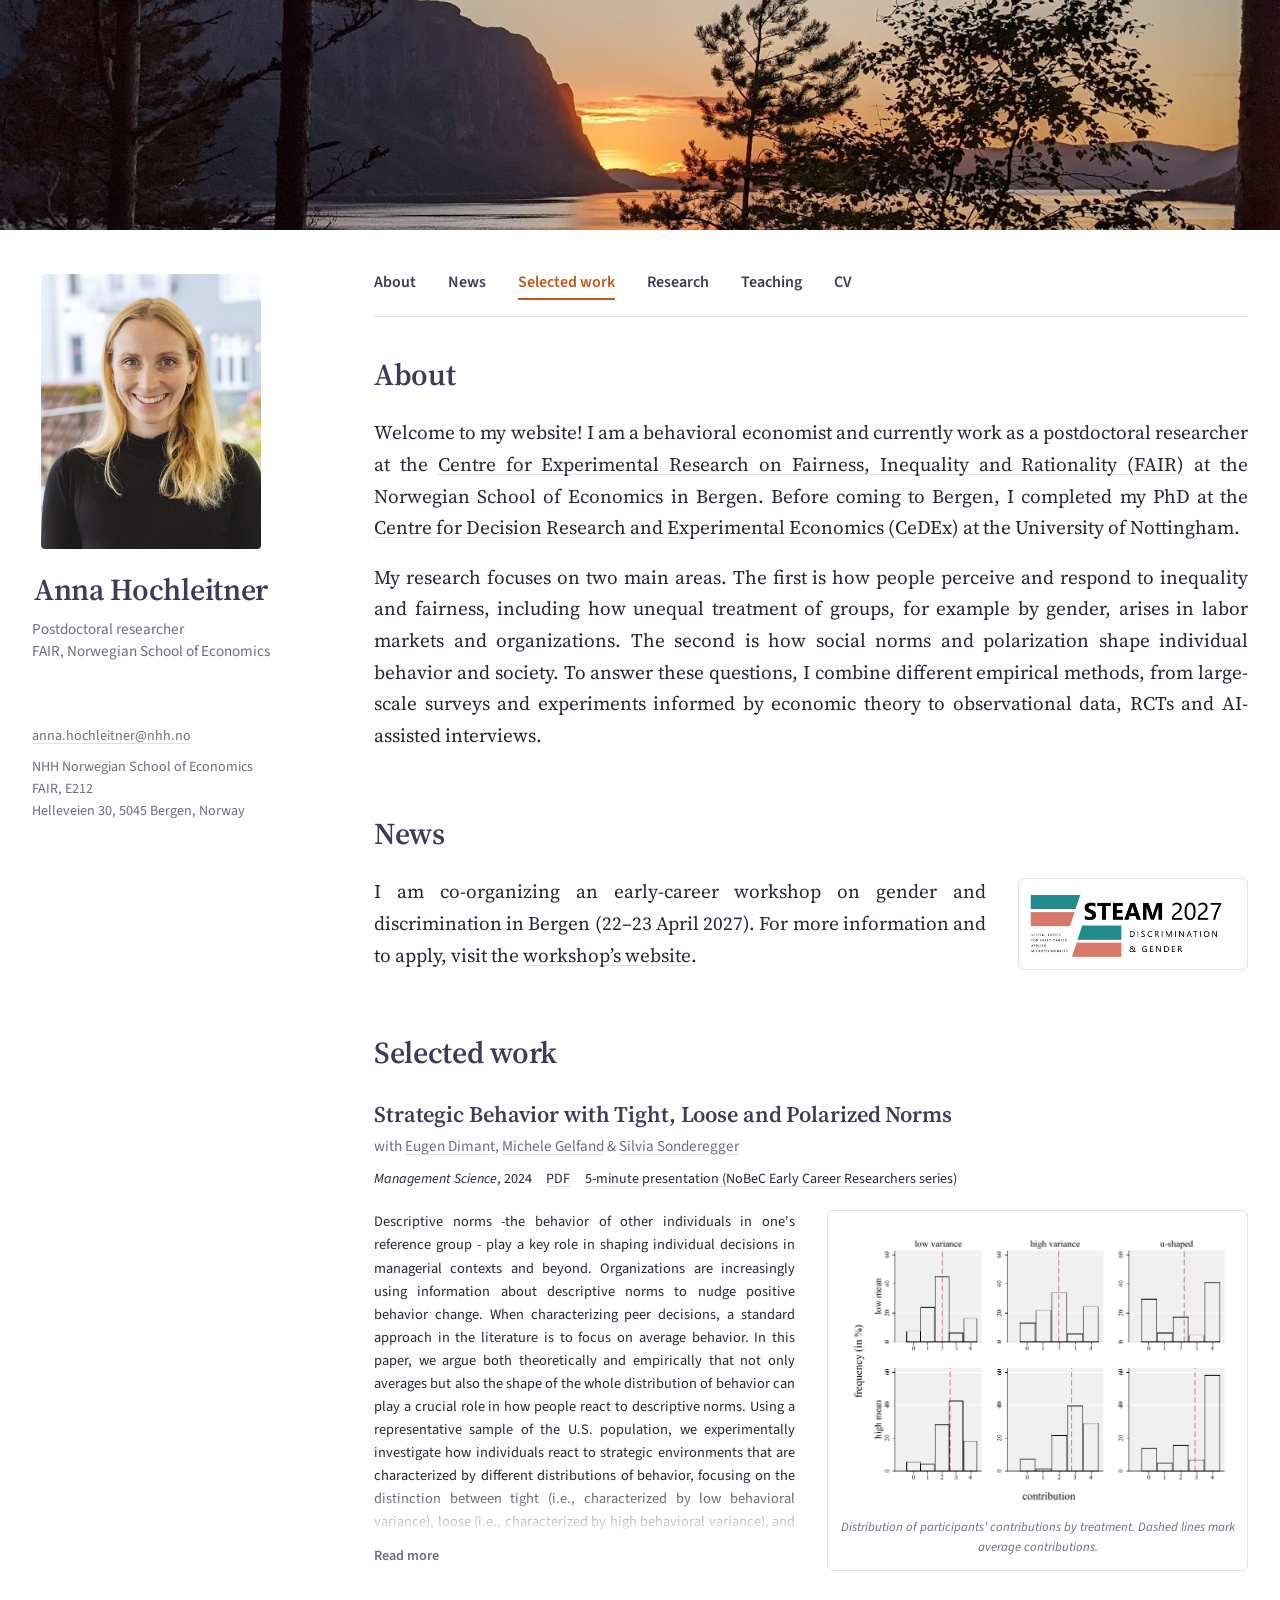
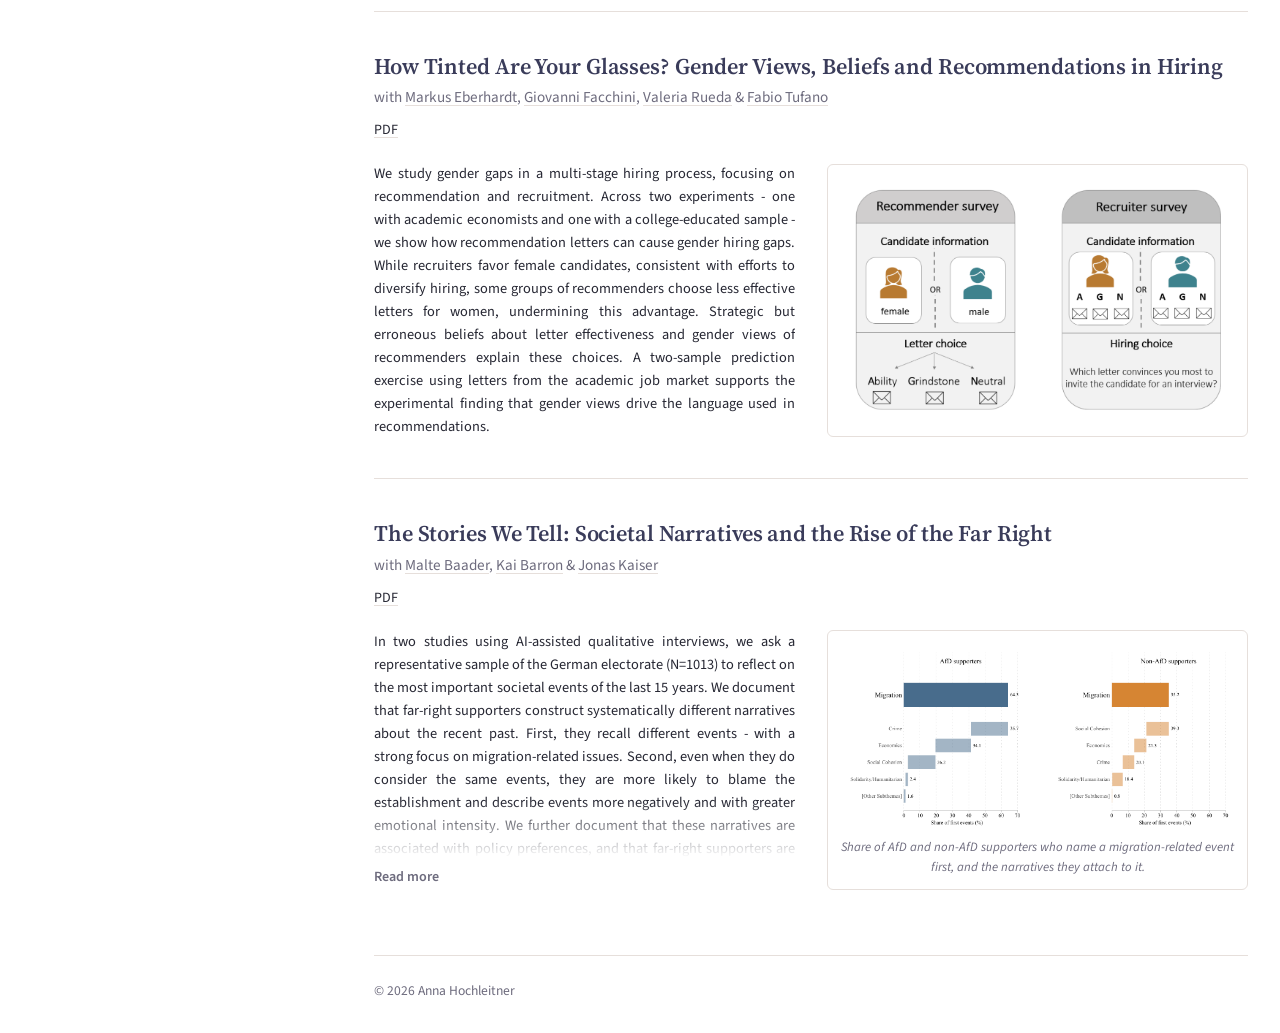
<file: index.html>
<!doctype html>
<html lang="en">
<head>
  <meta charset="utf-8">
  <meta name="viewport" content="width=device-width, initial-scale=1">
  <title>Anna Hochleitner</title>
  <meta name="description" content="Anna Hochleitner: behavioral and experimental economist working on inequality, fairness and social norms. Postdoctoral researcher at FAIR, NHH Norwegian School of Economics.">
  <link rel="preconnect" href="https://fonts.googleapis.com">
  <link rel="preconnect" href="https://fonts.gstatic.com" crossorigin>
  <link href="https://fonts.googleapis.com/css2?family=Source+Sans+3:ital,wght@0,400;0,600;1,400&family=Source+Serif+4:ital,opsz,wght@0,8..60,400;0,8..60,600;1,8..60,400&display=swap" rel="stylesheet">
  <link rel="icon" href="favicon.svg" type="image/svg+xml">
  <link rel="stylesheet" href="style.css">
</head>
<body>
  <div class="banner" role="img" aria-label="Sunset over a fjord, seen through pine trees"></div>
  <div class="layout">
    <aside class="sidebar">
      <div class="identity">
      <img class="photo" src="photo.jpg" alt="Portrait of Anna Hochleitner" width="220" height="275">
      <h1>Anna Hochleitner</h1>
      <p class="role">Postdoctoral researcher<br>FAIR, Norwegian School of Economics</p>
      </div>

      <div class="contact">
        <p><a href="mailto:anna.hochleitner@nhh.no">anna.hochleitner@nhh.no</a></p>
        <p>NHH Norwegian School of Economics<br>FAIR, E212<br>Helleveien 30, 5045 Bergen, Norway</p>
      </div>
    </aside>

    <main>
      <nav class="tabs" aria-label="Sections">
        <a href="#about">About</a>
        <a href="#news">News</a>
        <a href="#selected">Selected work</a>
        <a href="research.html">Research</a>
        <a href="teaching.html">Teaching</a>
        <a href="cv.html">CV</a>
      </nav>

      <section id="about" class="about">
        <h2>About</h2>
        <p>
          Welcome to my website! I am a behavioral economist and currently work as a postdoctoral researcher at the
          <a href="https://www.nhh.no/en/research-centres/fair/" target="_blank" rel="noopener">Centre for Experimental Research on Fairness, Inequality and Rationality (FAIR)</a>
          at the Norwegian School of Economics in Bergen. Before coming to Bergen, I completed my PhD at the
          <a href="https://www.nottingham.ac.uk/cedex/" target="_blank" rel="noopener">Centre for Decision Research and Experimental Economics (CeDEx)</a>
          at the University of Nottingham.
        </p>
        <p>
          My research focuses on two main areas. The first is how people perceive and respond to inequality and
          fairness, including how unequal treatment of groups, for example by gender, arises in labor markets and
          organizations. The second is how social norms and polarization shape individual behavior and society. To
          answer these questions, I combine different empirical methods, from large-scale surveys and
          experiments informed by economic theory to observational data, RCTs and AI-assisted interviews.
        </p>
      </section>

      <section id="news" class="news">
        <h2>News</h2>
        <div class="news-item">
          <p>
            I am co-organizing an early-career workshop on gender and discrimination in Bergen (22&ndash;23 April 2027).
            For more information and to apply, visit the
            <a href="https://sites.google.com/view/steamworkshop2027/home" target="_blank" rel="noopener">workshop&rsquo;s website</a>.
          </p>
          <a class="news-banner" href="https://sites.google.com/view/steamworkshop2027/home" target="_blank" rel="noopener">
            <img src="figures/steam-2027.jpg" alt="STEAM 2027: Special Topics for Early-career Applied Microeconomists. Discrimination and gender." width="1600" height="540">
          </a>
        </div>
      </section>

      <section id="selected">
        <h2>Selected work</h2>

        <article class="feature">
          <h3>Strategic Behavior with Tight, Loose and Polarized Norms</h3>
          <p class="authors">with <a class="co" href="https://eugendimant.github.io/" target="_blank" rel="noopener">Eugen Dimant</a>, <a class="co" href="https://www.michelegelfand.com/" target="_blank" rel="noopener">Michele Gelfand</a> &amp; <a class="co" href="https://sites.google.com/site/silviasonderegger/home" target="_blank" rel="noopener">Silvia Sonderegger</a></p>
          <p class="meta"><span class="tag"><em>Management Science</em>, 2024</span><a href="https://pubsonline.informs.org/doi/10.1287/mnsc.2023.01022" target="_blank" rel="noopener">PDF</a><a href="https://www.youtube.com/watch?v=rcL8uSWw6O0" target="_blank" rel="noopener">5-minute presentation (NoBeC Early Career Researchers series)</a></p>
          <div class="feature-body">
            <div class="abstract-wrap">
              <p class="abstract">Descriptive norms -the behavior of other individuals in one's reference group - play a key role in shaping individual decisions in managerial contexts and beyond. Organizations are increasingly using information about descriptive norms to nudge positive behavior change. When characterizing peer decisions, a standard approach in the literature is to focus on average behavior. In this paper, we argue both theoretically and empirically that not only averages but also the shape of the whole distribution of behavior can play a crucial role in how people react to descriptive norms. Using a representative sample of the U.S. population, we experimentally investigate how individuals react to strategic environments that are characterized by different distributions of behavior, focusing on the distinction between tight (i.e., characterized by low behavioral variance), loose (i.e., characterized by high behavioral variance), and polarized (i.e., characterized by u-shaped behavior) environments. We find that individuals indeed strongly respond to differences in the variance and shape of the descriptive norm they are facing: loose norms generate greater behavioral variance and polarization generates polarized responses. In polarized environments, most individuals prefer extreme actions - which expose them to considerable strategic risk - to intermediate actions that minimize such risk. Furthermore, in polarized and loose environments, personal traits and values play a larger role in determining actual behavior. These nuances of how individuals react to different types of descriptive norms have important implications for company culture, productivity, and organizational effectiveness alike.</p>
              <button type="button" class="more" hidden>Read more</button>
            </div>
            <figure>
              <a href="figures/norms.png" target="_blank" rel="noopener" title="Open figure at full size"><img src="figures/norms.png" alt="Six histograms of participants' contributions by treatment: low- and high-mean versions of low-variance, high-variance and u-shaped norms; contributions are most polarized under u-shaped norms."></a>
              <figcaption>Distribution of participants’ contributions by treatment. Dashed lines mark average contributions.</figcaption>
            </figure>
          </div>
        </article>

        <article class="feature">
          <h3>How Tinted Are Your Glasses? Gender Views, Beliefs and Recommendations in Hiring</h3>
          <p class="authors">with <a class="co" href="https://sites.google.com/site/medevecon" target="_blank" rel="noopener">Markus Eberhardt</a>, <a class="co" href="https://giovannifacchini.wixsite.com/scientist-site" target="_blank" rel="noopener">Giovanni Facchini</a>, <a class="co" href="https://www.valeriarueda.org" target="_blank" rel="noopener">Valeria Rueda</a> &amp; <a class="co" href="https://www.fabiotufano.com/" target="_blank" rel="noopener">Fabio Tufano</a></p>
          <p class="meta"><a href="https://drive.google.com/file/d/15DV5zamfEaBUXwYd7ssW2-s-cbUHW7j2/view?usp=sharing" target="_blank" rel="noopener">PDF</a></p>
          <div class="feature-body">
            <div class="abstract-wrap">
              <p class="abstract">We study gender gaps in a multi-stage hiring process, focusing on recommendation and recruitment. Across two experiments - one with academic economists and one with a college-educated sample - we show how recommendation letters can cause gender hiring gaps. While recruiters favor female candidates, consistent with efforts to diversify hiring, some groups of recommenders choose less effective letters for women, undermining this advantage. Strategic but erroneous beliefs about letter effectiveness and gender views of recommenders explain these choices. A two-sample prediction exercise using letters from the academic job market supports the experimental finding that gender views drive the language used in recommendations.</p>
              <button type="button" class="more" hidden>Read more</button>
            </div>
            <figure>
              <a href="figures/tinted-glasses.png" target="_blank" rel="noopener" title="Open figure at full size"><img src="figures/tinted-glasses.png" alt="Diagram of the survey structure. Recommender survey: participants see one female or male candidate and choose an ability, grindstone or neutral letter. Recruiter survey: participants see a candidate with all three letters and choose which letter convinces them most to invite the candidate for an interview."></a>
            </figure>
          </div>
        </article>

        <article class="feature">
          <h3>The Stories We Tell: Societal Narratives and the Rise of the Far Right</h3>
          <p class="authors">with <a class="co" href="https://www.maltebaader.com/" target="_blank" rel="noopener">Malte Baader</a>, <a class="co" href="https://sites.google.com/site/kaibarron/" target="_blank" rel="noopener">Kai Barron</a> &amp; <a class="co" href="https://jonaspkaiser.github.io/" target="_blank" rel="noopener">Jonas Kaiser</a></p>
          <p class="meta"><a href="https://papers.ssrn.com/sol3/papers.cfm?abstract_id=7496740" target="_blank" rel="noopener">PDF</a></p>
          <div class="feature-body">
            <div class="abstract-wrap">
              <p class="abstract">In two studies using AI-assisted qualitative interviews, we ask a representative sample of the German electorate (N=1013) to reflect on the most important societal events of the last 15 years. We document that far-right supporters construct systematically different narratives about the recent past. First, they recall different events - with a strong focus on migration-related issues. Second, even when they do consider the same events, they are more likely to blame the establishment and describe events more negatively and with greater emotional intensity. We further document that these narratives are associated with policy preferences, and that far-right supporters are more inclined than supporters of other parties to prioritize cultural over economic issues. Together, our findings reveal that partisan divides extend to how citizens remember and interpret shared national experiences.</p>
              <button type="button" class="more" hidden>Read more</button>
            </div>
            <figure>
              <a href="figures/stories-we-tell.png" target="_blank" rel="noopener" title="Open figure at full size"><img src="figures/stories-we-tell.png" alt="Bar chart: 64.3% of AfD supporters name a migration-related event first, versus 35.2% of non-AfD supporters, with crime and economics as the leading narratives among AfD supporters."></a>
              <figcaption>Share of AfD and non-AfD supporters who name a migration-related event first, and the narratives they attach to it.</figcaption>
            </figure>
          </div>
        </article>
      </section>

      <footer>© 2026 Anna Hochleitner</footer>
    </main>
  </div>

  <script>
    // Highlight the sidebar link of the section currently in view
    (function () {
      var links = document.querySelectorAll('.tabs a[href^="#"]');
      if (!("IntersectionObserver" in window)) return;
      var io = new IntersectionObserver(function (entries) {
        entries.forEach(function (e) {
          if (!e.isIntersecting) return;
          links.forEach(function (a) { a.classList.toggle("active", a.getAttribute("href") === "#" + e.target.id); });
        });
      }, { rootMargin: "-20% 0px -70% 0px" });
      document.querySelectorAll("main section[id]").forEach(function (s) { io.observe(s); });
    })();
    // Selected work: keep each abstract no taller than its figure, with a "Read more" toggle
    (function () {
      var bodies = document.querySelectorAll(".feature-body");
      function fit(body) {
        var wrap = body.querySelector(".abstract-wrap"), abs = wrap.querySelector(".abstract");
        var btn = wrap.querySelector(".more"), fig = body.querySelector("figure");
        if (wrap.classList.contains("expanded")) return;
        abs.style.maxHeight = "";
        wrap.classList.remove("clamped");
        btn.hidden = true;
        var sideBySide = getComputedStyle(body).gridTemplateColumns.split(" ").length > 1;
        var limit = sideBySide ? fig.offsetHeight : 0;
        if (limit && abs.scrollHeight > limit + 8) {
          btn.hidden = false;
          abs.style.maxHeight = Math.max(120, limit - btn.offsetHeight - 10) + "px";
          wrap.classList.add("clamped");
        }
      }
      function fitAll() { bodies.forEach(fit); }
      bodies.forEach(function (body) {
        var wrap = body.querySelector(".abstract-wrap"), btn = wrap.querySelector(".more");
        btn.addEventListener("click", function () {
          var open = wrap.classList.toggle("expanded");
          btn.textContent = open ? "Show less" : "Read more";
          if (open) { wrap.classList.remove("clamped"); wrap.querySelector(".abstract").style.maxHeight = ""; }
          else fit(body);
        });
        var img = body.querySelector("img");
        if (img && !img.complete) img.addEventListener("load", function () { fit(body); });
      });
      window.addEventListener("resize", fitAll);
      window.addEventListener("load", fitAll);
      if (document.fonts && document.fonts.ready) document.fonts.ready.then(fitAll);
      fitAll();
    })();
  </script>
</body>
</html>
</file>
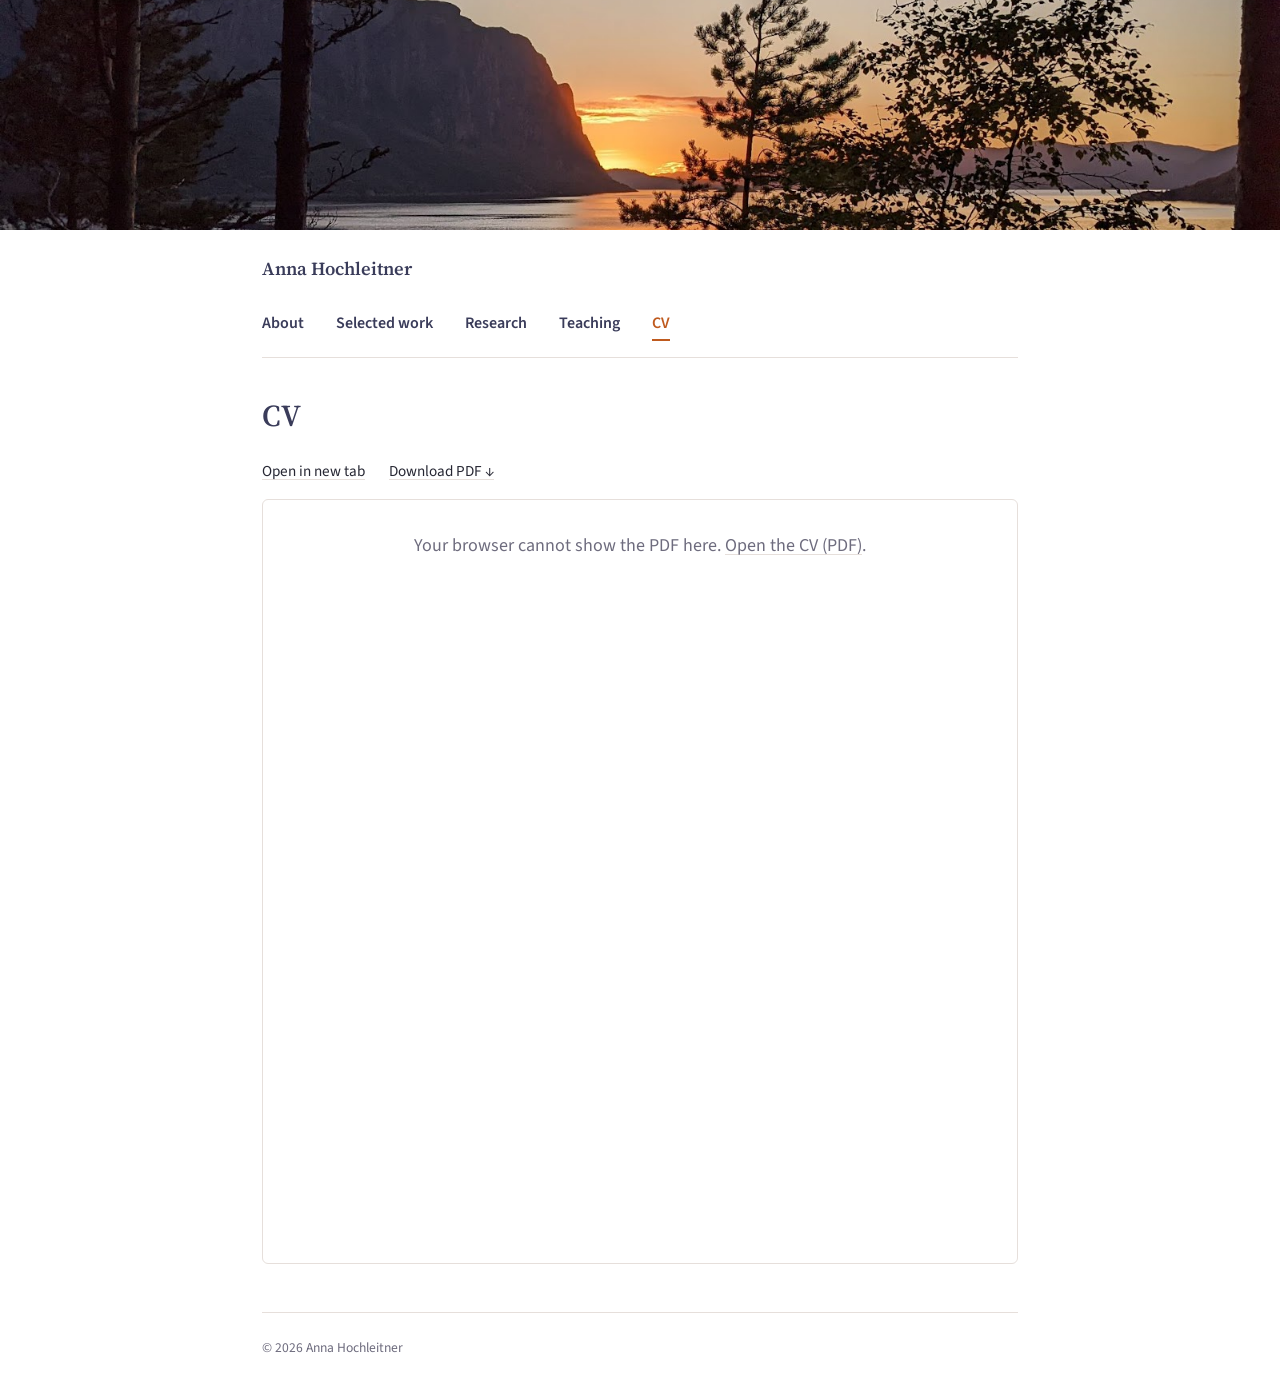
<file: cv.html>
<!doctype html>
<html lang="en">
<head>
  <meta charset="utf-8">
  <meta name="viewport" content="width=device-width, initial-scale=1">
  <title>CV · Anna Hochleitner</title>
  <meta name="description" content="Curriculum vitae of Anna Hochleitner.">
  <link rel="preconnect" href="https://fonts.googleapis.com">
  <link rel="preconnect" href="https://fonts.gstatic.com" crossorigin>
  <link href="https://fonts.googleapis.com/css2?family=Source+Sans+3:ital,wght@0,400;0,600;1,400&family=Source+Serif+4:ital,opsz,wght@0,8..60,400;0,8..60,600;1,8..60,400&display=swap" rel="stylesheet">
  <link rel="icon" href="favicon.svg" type="image/svg+xml">
  <link rel="stylesheet" href="style.css">
</head>
<body>
  <div class="banner" role="img" aria-label="Sunset over a fjord, seen through pine trees"></div>
  <div class="layout single">
    <main>
      <p class="site-name"><a href="index.html">Anna Hochleitner</a></p>
      <nav class="tabs" aria-label="Sections">
        <a href="index.html#about">About</a>
        <a href="index.html#selected">Selected work</a>
        <a href="research.html">Research</a>
        <a href="teaching.html">Teaching</a>
        <a href="cv.html" class="active" aria-current="page">CV</a>
      </nav>

      <section id="cv">
        <h2>CV</h2>
        <p class="cv-actions">
          <a href="CV_AnnaHochleitner.pdf#navpanes=0&amp;pagemode=none" target="_blank" rel="noopener">Open in new tab</a>
          <a href="CV_AnnaHochleitner.pdf" download="CV_AnnaHochleitner.pdf">Download PDF ↓</a>
        </p>
        <object class="cv-viewer" data="CV_AnnaHochleitner.pdf#navpanes=0&amp;pagemode=none&amp;view=FitH" type="application/pdf" aria-label="CV of Anna Hochleitner">
          <p class="cv-fallback">Your browser cannot show the PDF here. <a href="CV_AnnaHochleitner.pdf" target="_blank" rel="noopener">Open the CV (PDF)</a>.</p>
        </object>
      </section>

      <footer>© 2026 Anna Hochleitner</footer>
    </main>
  </div>

</body>
</html>
</file>
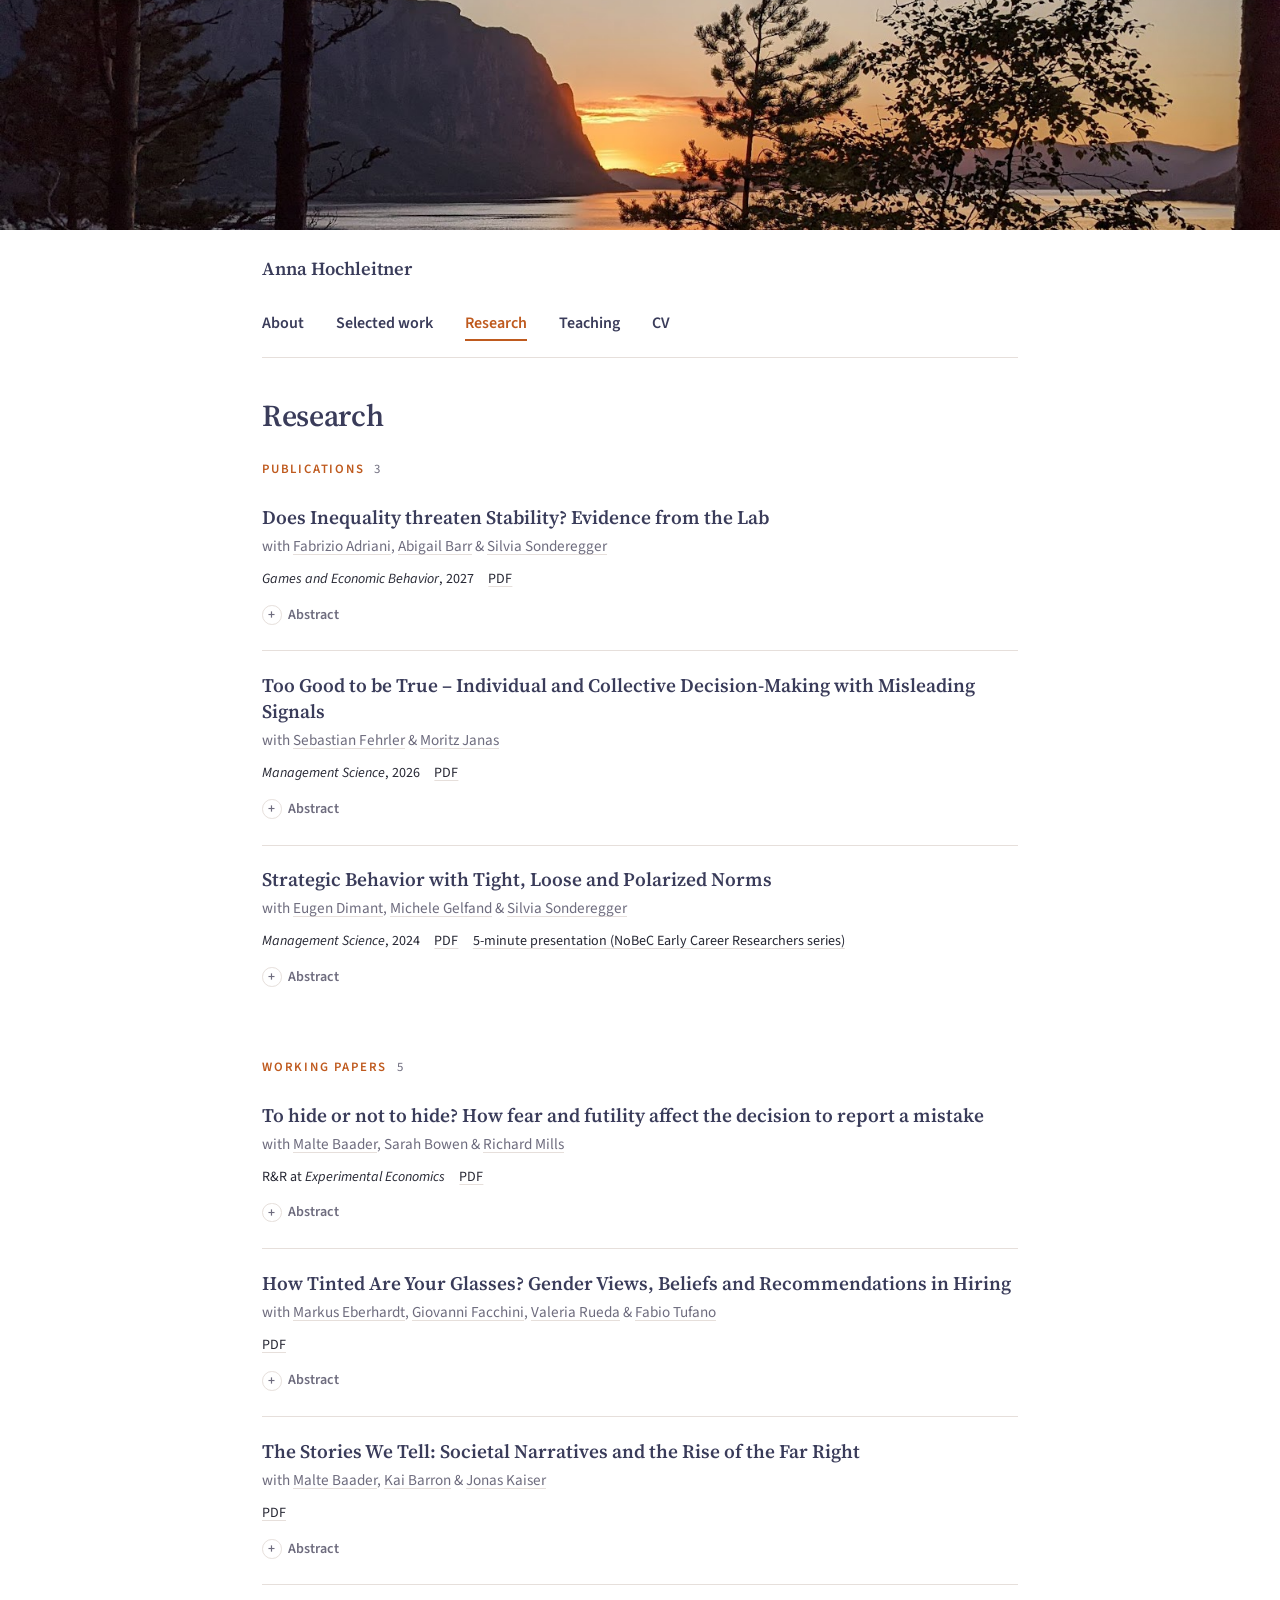
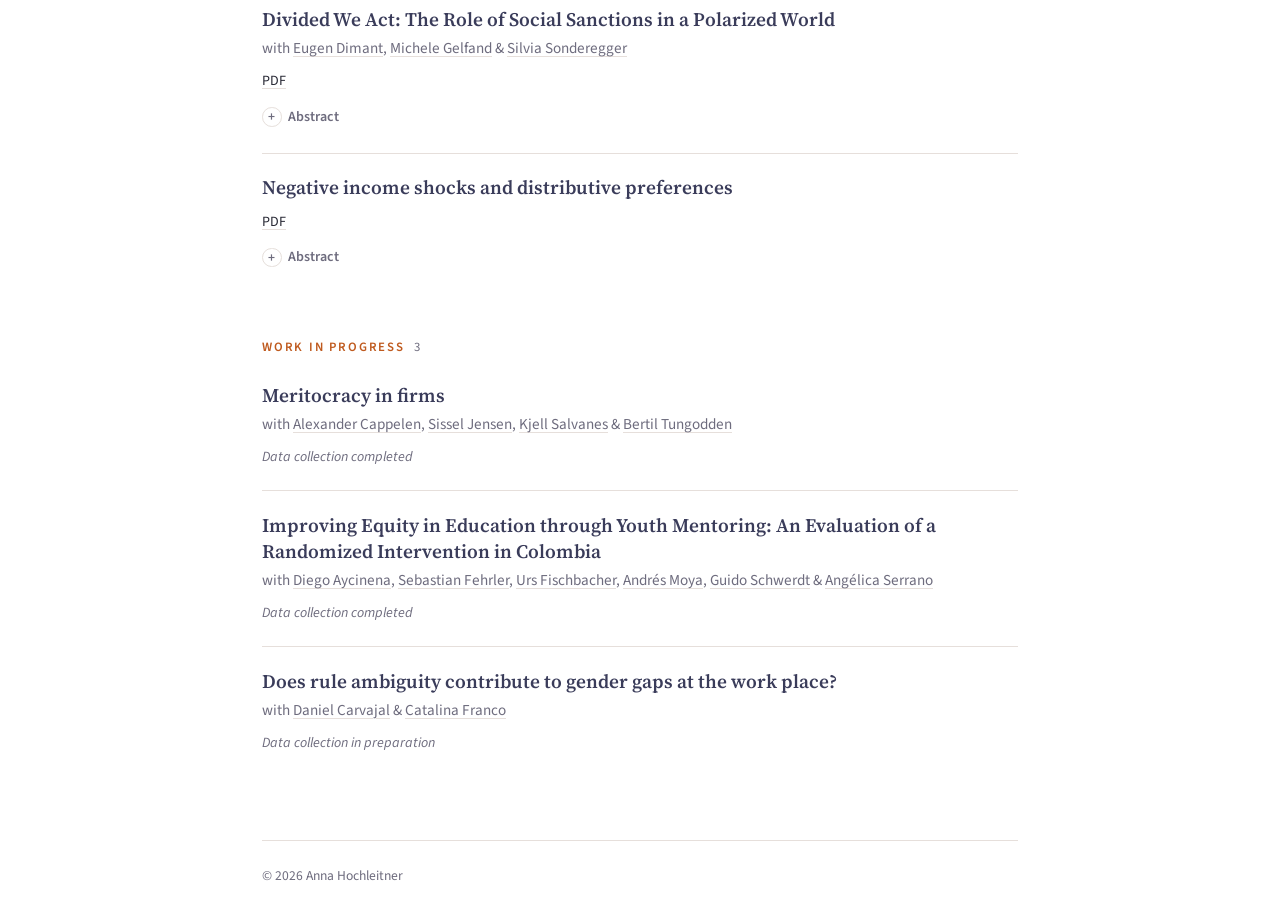
<file: research.html>
<!doctype html>
<html lang="en">
<head>
  <meta charset="utf-8">
  <meta name="viewport" content="width=device-width, initial-scale=1">
  <title>Research · Anna Hochleitner</title>
  <meta name="description" content="Publications, working papers and work in progress of Anna Hochleitner.">
  <link rel="preconnect" href="https://fonts.googleapis.com">
  <link rel="preconnect" href="https://fonts.gstatic.com" crossorigin>
  <link href="https://fonts.googleapis.com/css2?family=Source+Sans+3:ital,wght@0,400;0,600;1,400&family=Source+Serif+4:ital,opsz,wght@0,8..60,400;0,8..60,600;1,8..60,400&display=swap" rel="stylesheet">
  <link rel="icon" href="favicon.svg" type="image/svg+xml">
  <link rel="stylesheet" href="style.css">
</head>
<body>
  <div class="banner" role="img" aria-label="Sunset over a fjord, seen through pine trees"></div>
  <div class="layout single">
    <main>
      <p class="site-name"><a href="index.html">Anna Hochleitner</a></p>
      <nav class="tabs" aria-label="Sections">
        <a href="index.html#about">About</a>
        <a href="index.html#selected">Selected work</a>
        <a href="research.html" class="active" aria-current="page">Research</a>
        <a href="teaching.html">Teaching</a>
        <a href="cv.html">CV</a>
      </nav>

      <section id="research">
        <h2>Research</h2>

      <h3>Publications <span class="count">3</span></h3>
      <ul class="papers">
        <li class="paper">
          <h4>Does Inequality threaten Stability? Evidence from the Lab</h4>
          <p class="authors">with <a class="co" href="https://sites.google.com/site/fabrizioadriani/" target="_blank" rel="noopener">Fabrizio Adriani</a>, <a class="co" href="https://www.nottingham.ac.uk/economics/people/abigail.barr" target="_blank" rel="noopener">Abigail Barr</a> &amp; <a class="co" href="https://sites.google.com/site/silviasonderegger/home" target="_blank" rel="noopener">Silvia Sonderegger</a></p>
          <p class="meta"><span class="tag"><em>Games and Economic Behavior</em>, 2027</span><a href="https://www.sciencedirect.com/science/article/pii/S0899825626001570" target="_blank" rel="noopener">PDF</a></p>
          <details><summary>Abstract</summary><p>We investigate the impact of rising inequality on social instability through a novel multi-period laboratory experiment. In each period, members of two groups are randomly matched to play a battle of the sexes game, in which payoffs are either zero for both or positive but unequal. At the beginning of the game, the implied payoff inequality is low, but it increases over time. Our findings shed light on the effect of inequality on social stability. While under low initial inequality, unequal conventions - where one group is systematically better off - tend to emerge, increasing inequality causes destabilization. This is initiated by the group disadvantaged by the unequal convention and is particularly pronounced when not only the relative, but also the absolute position of the disadvantaged group is worsening. These findings are consistent with a simple model incorporating disadvantageous inequality aversion. Finally, we show that history matters; responses to current inequality depend on past experiences of inequality and stability.</p></details>
        </li>
        <li class="paper">
          <h4>Too Good to be True – Individual and Collective Decision-Making with Misleading Signals</h4>
          <p class="authors">with <a class="co" href="https://www.socium.uni-bremen.de/about-the-socium/members/general-directory/sebastian-fehrler/" target="_blank" rel="noopener">Sebastian Fehrler</a> &amp; <a class="co" href="https://moritzjanas.com/" target="_blank" rel="noopener">Moritz Janas</a></p>
          <p class="meta"><span class="tag"><em>Management Science</em>, 2026</span><a href="https://drive.google.com/file/d/1jpV-dSIZI2DY6ron9u1f7QlZ3o6MF9ro/view?usp=sharing" target="_blank" rel="noopener">PDF</a></p>
          <details><summary>Abstract</summary><p>In many situations, an abundance of misleading evidence—such as fake customer reviews—can lead to false or deceptive conclusions. We experimentally investigate individual and collective decision-making in an information structure in which signals can be correlated, depending on the state of the world. In this setting, too much evidence pointing in one direction has the potential to mislead, necessitating a level of sophistication for rational decision-making. Overall, participants' performance is poor with only small differences in collective and individual decision-making accuracy. Interestingly, the more complex environment tends to encourage greater honesty within heterogeneous groups than a benchmark setting with independent signals, thus corroborating a rather subtle game-theoretic prediction.</p></details>
        </li>
        <li class="paper">
          <h4>Strategic Behavior with Tight, Loose and Polarized Norms</h4>
          <p class="authors">with <a class="co" href="https://eugendimant.github.io/" target="_blank" rel="noopener">Eugen Dimant</a>, <a class="co" href="https://www.michelegelfand.com/" target="_blank" rel="noopener">Michele Gelfand</a> &amp; <a class="co" href="https://sites.google.com/site/silviasonderegger/home" target="_blank" rel="noopener">Silvia Sonderegger</a></p>
          <p class="meta"><span class="tag"><em>Management Science</em>, 2024</span><a href="https://pubsonline.informs.org/doi/10.1287/mnsc.2023.01022" target="_blank" rel="noopener">PDF</a><a href="https://www.youtube.com/watch?v=rcL8uSWw6O0" target="_blank" rel="noopener">5-minute presentation (NoBeC Early Career Researchers series)</a></p>
          <details><summary>Abstract</summary><p>Descriptive norms -the behavior of other individuals in one's reference group - play a key role in shaping individual decisions in managerial contexts and beyond. Organizations are increasingly using information about descriptive norms to nudge positive behavior change. When characterizing peer decisions, a standard approach in the literature is to focus on average behavior. In this paper, we argue both theoretically and empirically that not only averages but also the shape of the whole distribution of behavior can play a crucial role in how people react to descriptive norms. Using a representative sample of the U.S. population, we experimentally investigate how individuals react to strategic environments that are characterized by different distributions of behavior, focusing on the distinction between tight (i.e., characterized by low behavioral variance), loose (i.e., characterized by high behavioral variance), and polarized (i.e., characterized by u-shaped behavior) environments. We find that individuals indeed strongly respond to differences in the variance and shape of the descriptive norm they are facing: loose norms generate greater behavioral variance and polarization generates polarized responses. In polarized environments, most individuals prefer extreme actions - which expose them to considerable strategic risk - to intermediate actions that minimize such risk. Furthermore, in polarized and loose environments, personal traits and values play a larger role in determining actual behavior. These nuances of how individuals react to different types of descriptive norms have important implications for company culture, productivity, and organizational effectiveness alike.</p></details>
        </li>
      </ul>

      <h3>Working papers <span class="count">5</span></h3>
      <ul class="papers">
        <li class="paper">
          <h4>To hide or not to hide? How fear and futility affect the decision to report a mistake</h4>
          <p class="authors">with <a class="co" href="https://www.maltebaader.com/" target="_blank" rel="noopener">Malte Baader</a>, Sarah Bowen &amp; <a class="co" href="https://www.richard-mills.com/" target="_blank" rel="noopener">Richard Mills</a></p>
          <p class="meta"><span class="tag">R&amp;R at <em>Experimental Economics</em></span><a href="https://papers.ssrn.com/sol3/papers.cfm?abstract_id=4987804" target="_blank" rel="noopener">PDF</a></p>
          <details><summary>Abstract</summary><p>Even though reporting mistakes could substantially improve work processes and productivity within organisations, employees often hesitate to do so. This paper studies the role of fear (of being fired) and futility (i.e. reports being inconsequential) in explaining such employee silence. Drawing on a principal-agent framework with career concerns, we formalise mistakes as noisy signals of both agent quality and the work environment and show that optimal reporting decisions are affected by fear and futility considerations. We then use a novel experiment to exogenously manipulate the degree of fear and futility and test our theoretical predictions. In a 2x2 between-subject design, we vary the anonymity of reporting and the likelihood of organisational response. Results show that reducing fear and futility are complementary actions. Tackling both significantly increases reporting by about 20pp. This improvement in communication is accompanied by better organisational income, highlighting the value of improved reporting structures for firms and employees.</p></details>
        </li>
        <li class="paper">
          <h4>How Tinted Are Your Glasses? Gender Views, Beliefs and Recommendations in Hiring</h4>
          <p class="authors">with <a class="co" href="https://sites.google.com/site/medevecon" target="_blank" rel="noopener">Markus Eberhardt</a>, <a class="co" href="https://giovannifacchini.wixsite.com/scientist-site" target="_blank" rel="noopener">Giovanni Facchini</a>, <a class="co" href="https://www.valeriarueda.org" target="_blank" rel="noopener">Valeria Rueda</a> &amp; <a class="co" href="https://www.fabiotufano.com/" target="_blank" rel="noopener">Fabio Tufano</a></p>
          <p class="meta"><a href="https://drive.google.com/file/d/15DV5zamfEaBUXwYd7ssW2-s-cbUHW7j2/view?usp=sharing" target="_blank" rel="noopener">PDF</a></p>
          <details><summary>Abstract</summary><p>We study gender gaps in a multi-stage hiring process, focusing on recommendation and recruitment. Across two experiments - one with academic economists and one with a college-educated sample - we show how recommendation letters can cause gender hiring gaps. While recruiters favor female candidates, consistent with efforts to diversify hiring, some groups of recommenders choose less effective letters for women, undermining this advantage. Strategic but erroneous beliefs about letter effectiveness and gender views of recommenders explain these choices. A two-sample prediction exercise using letters from the academic job market supports the experimental finding that gender views drive the language used in recommendations.</p></details>
        </li>
        <li class="paper">
          <h4>The Stories We Tell: Societal Narratives and the Rise of the Far Right</h4>
          <p class="authors">with <a class="co" href="https://www.maltebaader.com/" target="_blank" rel="noopener">Malte Baader</a>, <a class="co" href="https://sites.google.com/site/kaibarron/" target="_blank" rel="noopener">Kai Barron</a> &amp; <a class="co" href="https://jonaspkaiser.github.io/" target="_blank" rel="noopener">Jonas Kaiser</a></p>
          <p class="meta"><a href="https://papers.ssrn.com/sol3/papers.cfm?abstract_id=7496740" target="_blank" rel="noopener">PDF</a></p>
          <details><summary>Abstract</summary><p>In two studies using AI-assisted qualitative interviews, we ask a representative sample of the German electorate (N=1013) to reflect on the most important societal events of the last 15 years. We document that far-right supporters construct systematically different narratives about the recent past. First, they recall different events - with a strong focus on migration-related issues. Second, even when they do consider the same events, they are more likely to blame the establishment and describe events more negatively and with greater emotional intensity. We further document that these narratives are associated with policy preferences, and that far-right supporters are more inclined than supporters of other parties to prioritize cultural over economic issues. Together, our findings reveal that partisan divides extend to how citizens remember and interpret shared national experiences.</p></details>
        </li>
        <li class="paper">
          <h4>Divided We Act: The Role of Social Sanctions in a Polarized World</h4>
          <p class="authors">with <a class="co" href="https://eugendimant.github.io/" target="_blank" rel="noopener">Eugen Dimant</a>, <a class="co" href="https://www.michelegelfand.com/" target="_blank" rel="noopener">Michele Gelfand</a> &amp; <a class="co" href="https://sites.google.com/site/silviasonderegger/home" target="_blank" rel="noopener">Silvia Sonderegger</a></p>
          <p class="meta"><a href="https://drive.google.com/file/d/16WQaGeGFrH8CUvirqHCS4UZhK5y9WLyy/view?usp=drive_link" target="_blank" rel="noopener">PDF</a></p>
          <details><summary>Abstract</summary><p>Social sanctions sustain social order by reinforcing widely accepted principles. Political polarization may weaken this mechanism by fragmenting these principles, yet causal effects are hard to identify: observational data cannot separate the impact of polarized preferences from exposure to polarization. We test the effectiveness of social sanctions in a representative U.S. experiment (N = 2,400) that exogenously varies the degree of polarization. Participants allocate money between politically opposed recipients privately and publicly. When allocation choices are public, they can be punished by partisan Observers whose values are drawn from one of three distributions: tight (low variance), loose (high variance), or polarized (U-shaped). We find that polarization makes public allocations less equitable because participants (correctly) expect they may be punished even when acting fairly. Our results thus show that polarization causally undermines the disciplining role of social sanctions.</p></details>
        </li>
        <li class="paper">
          <h4>Negative income shocks and distributive preferences</h4>
          <p class="meta"><a href="https://drive.google.com/file/d/1ncz9MCAy96BjIGW8vbMAcKYrGDPmRXHM/view?usp=sharing" target="_blank" rel="noopener">PDF</a></p>
          <details><summary>Abstract</summary><p>This paper investigates how individuals understand fairness when faced with negative income shocks. I combine evidence from two dictator-game experiments. In the first, income shocks are randomly assigned within the experiment; in the second, I use information on participants' real-world income losses during the Covid-19 pandemic. Across both settings, shocks significantly affect distribution decisions. When learning that another person suffered a negative income shock, individuals respond by allocating more to that person, even though this comes at a personal cost. An own shock, by contrast, tends to be associated with higher allocations to self. In the first study, responses to shocks are concentrated among high earners who are more likely to view the pre-shock distribution as legitimate. The response to shocks cannot be explained by need considerations alone. Even if two individuals have the exact same earnings at the moment of the distribution decision, participants allocate more to the person who suffered a shock. I show that this is in line with a theoretical framework where past earnings serve as reference points. Finally, I find that if information about shocks is incomplete, individuals may use this ambiguity in a self-serving way.</p></details>
        </li>
      </ul>

      <h3>Work in progress <span class="count">3</span></h3>
      <ul class="papers">
        <li class="paper">
          <h4>Meritocracy in firms</h4>
          <p class="authors">with <a class="co" href="https://sites.google.com/view/alexander-w-cappelen/home" target="_blank" rel="noopener">Alexander Cappelen</a>, <a class="co" href="https://sites.google.com/view/sissel-jensen/home" target="_blank" rel="noopener">Sissel Jensen</a>, <a class="co" href="https://sites.google.com/view/kjellsalvanes/home" target="_blank" rel="noopener">Kjell Salvanes</a> &amp; <a class="co" href="https://sites.google.com/view/bertiltungodden/home" target="_blank" rel="noopener">Bertil Tungodden</a></p>
          <p class="meta"><span class="tag plain">Data collection completed</span></p>
        </li>
        <li class="paper">
          <h4>Improving Equity in Education through Youth Mentoring: An Evaluation of a Randomized Intervention in Colombia</h4>
          <p class="authors">with <a class="co" href="https://www.diegoaycinena.com/" target="_blank" rel="noopener">Diego Aycinena</a>, <a class="co" href="https://www.socium.uni-bremen.de/about-the-socium/members/general-directory/sebastian-fehrler/" target="_blank" rel="noopener">Sebastian Fehrler</a>, <a class="co" href="https://www.wiwi.uni-konstanz.de/fischbacher/fischbacher/members/urs-fischbacher/" target="_blank" rel="noopener">Urs Fischbacher</a>, <a class="co" href="https://sites.google.com/view/andresmoya" target="_blank" rel="noopener">Andrés Moya</a>, <a class="co" href="https://www.wiwi.uni-konstanz.de/en/schwerdt/team/prof-dr-guido-schwerdt/" target="_blank" rel="noopener">Guido Schwerdt</a> &amp; <a class="co" href="https://www.vwl.uni-mannheim.de/en/froelich/team/serrano-galvis/" target="_blank" rel="noopener">Angélica Serrano</a></p>
          <p class="meta"><span class="tag plain">Data collection completed</span></p>
        </li>
        <li class="paper">
          <h4>Does rule ambiguity contribute to gender gaps at the work place?</h4>
          <p class="authors">with <a class="co" href="https://danielcarvajalz.github.io" target="_blank" rel="noopener">Daniel Carvajal</a> &amp; <a class="co" href="https://snf.no/en/personnel/catalina-franco/" target="_blank" rel="noopener">Catalina Franco</a></p>
          <p class="meta"><span class="tag plain">Data collection in preparation</span></p>
        </li>
      </ul>
      </section>

      <footer>© 2026 Anna Hochleitner</footer>
    </main>
  </div>

</body>
</html>
</file>
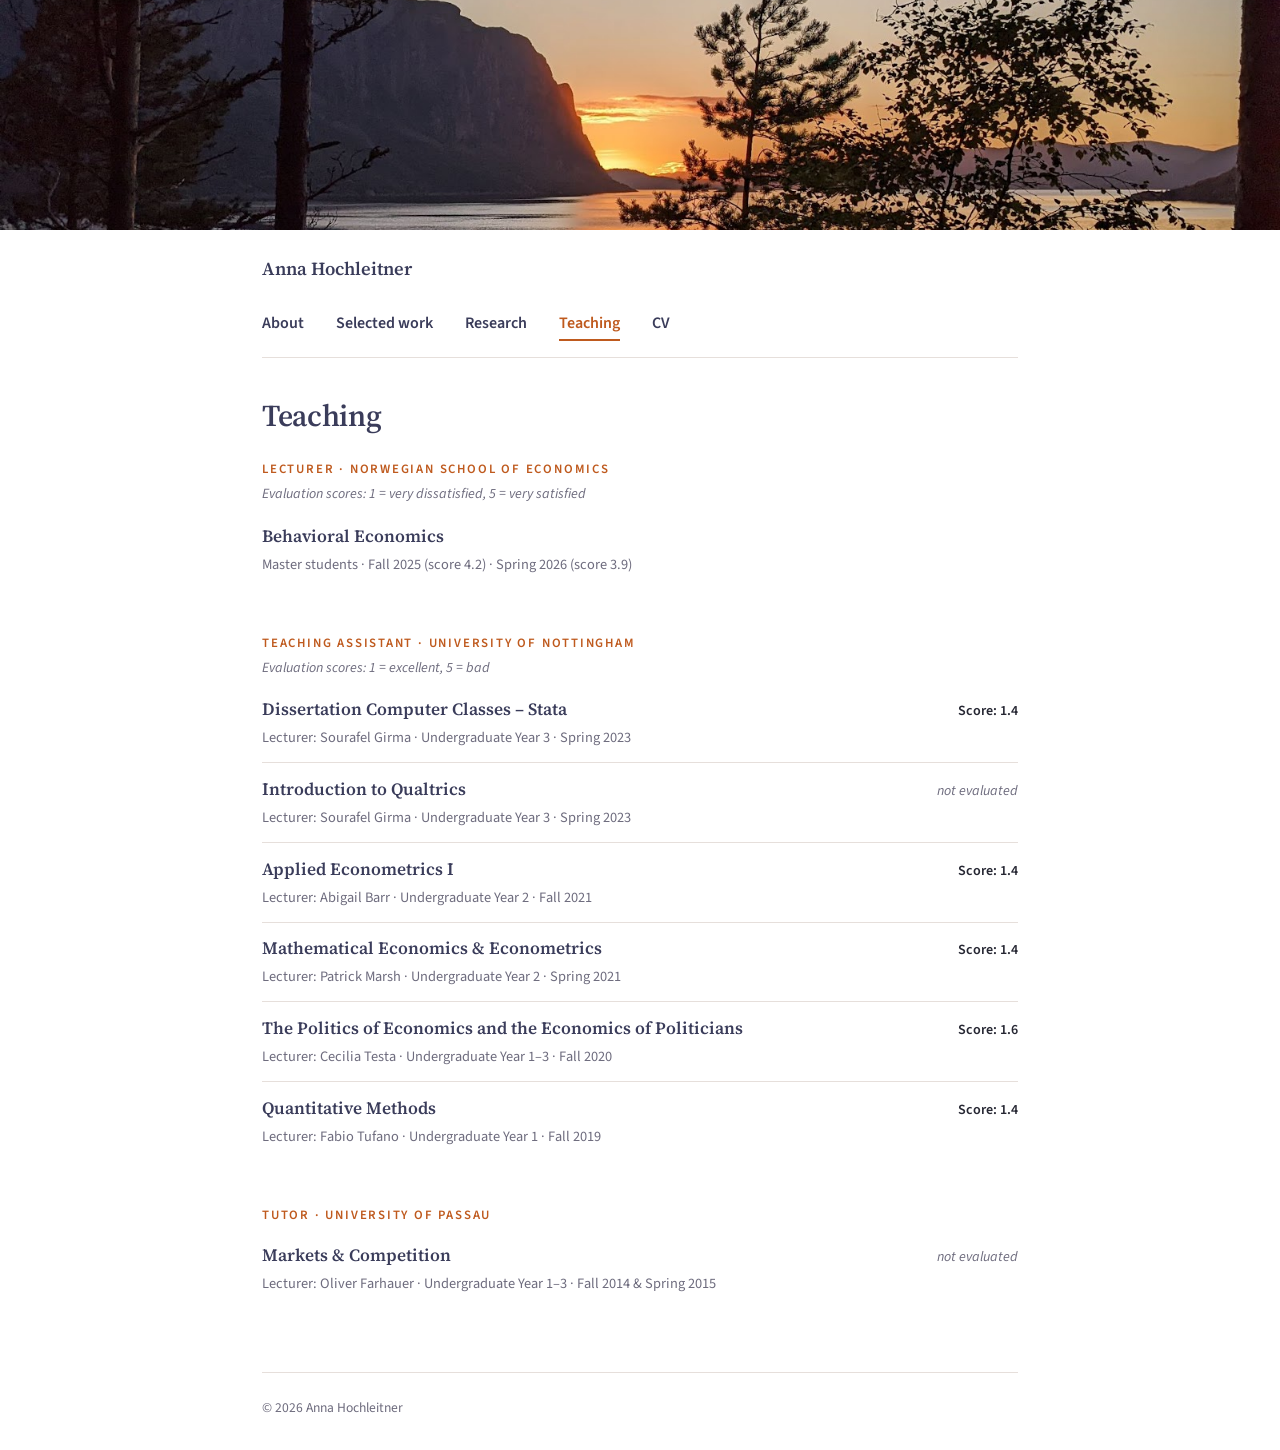
<file: teaching.html>
<!doctype html>
<html lang="en">
<head>
  <meta charset="utf-8">
  <meta name="viewport" content="width=device-width, initial-scale=1">
  <title>Teaching · Anna Hochleitner</title>
  <meta name="description" content="Teaching experience of Anna Hochleitner.">
  <link rel="preconnect" href="https://fonts.googleapis.com">
  <link rel="preconnect" href="https://fonts.gstatic.com" crossorigin>
  <link href="https://fonts.googleapis.com/css2?family=Source+Sans+3:ital,wght@0,400;0,600;1,400&family=Source+Serif+4:ital,opsz,wght@0,8..60,400;0,8..60,600;1,8..60,400&display=swap" rel="stylesheet">
  <link rel="icon" href="favicon.svg" type="image/svg+xml">
  <link rel="stylesheet" href="style.css">
</head>
<body>
  <div class="banner" role="img" aria-label="Sunset over a fjord, seen through pine trees"></div>
  <div class="layout single">
    <main>
      <p class="site-name"><a href="index.html">Anna Hochleitner</a></p>
      <nav class="tabs" aria-label="Sections">
        <a href="index.html#about">About</a>
        <a href="index.html#selected">Selected work</a>
        <a href="research.html">Research</a>
        <a href="teaching.html" class="active" aria-current="page">Teaching</a>
        <a href="cv.html">CV</a>
      </nav>

      <section id="teaching">
        <h2>Teaching</h2>

        <h3>Lecturer · Norwegian School of Economics</h3>
        <p class="scale">Evaluation scores: 1 = very dissatisfied, 5 = very satisfied</p>
        <ul class="courses">
        <li><span class="name">Behavioral Economics</span><span class="detail">Master students · Fall 2025 (score 4.2) · Spring 2026 (score 3.9)</span></li>
        </ul>

        <h3>Teaching Assistant · University of Nottingham</h3>
        <p class="scale">Evaluation scores: 1 = excellent, 5 = bad</p>
        <ul class="courses">
        <li><span class="name">Dissertation Computer Classes – Stata</span><span class="score">Score: 1.4</span><span class="detail">Lecturer: Sourafel Girma · Undergraduate Year 3 · Spring 2023</span></li>
        <li><span class="name">Introduction to Qualtrics</span><span class="score none">not evaluated</span><span class="detail">Lecturer: Sourafel Girma · Undergraduate Year 3 · Spring 2023</span></li>
        <li><span class="name">Applied Econometrics I</span><span class="score">Score: 1.4</span><span class="detail">Lecturer: Abigail Barr · Undergraduate Year 2 · Fall 2021</span></li>
        <li><span class="name">Mathematical Economics &amp; Econometrics</span><span class="score">Score: 1.4</span><span class="detail">Lecturer: Patrick Marsh · Undergraduate Year 2 · Spring 2021</span></li>
        <li><span class="name">The Politics of Economics and the Economics of Politicians</span><span class="score">Score: 1.6</span><span class="detail">Lecturer: Cecilia Testa · Undergraduate Year 1–3 · Fall 2020</span></li>
        <li><span class="name">Quantitative Methods</span><span class="score">Score: 1.4</span><span class="detail">Lecturer: Fabio Tufano · Undergraduate Year 1 · Fall 2019</span></li>
        </ul>

        <h3>Tutor · University of Passau</h3>
        <ul class="courses">
        <li><span class="name">Markets &amp; Competition</span><span class="score none">not evaluated</span><span class="detail">Lecturer: Oliver Farhauer · Undergraduate Year 1–3 · Fall 2014 &amp; Spring 2015</span></li>
        </ul>
      </section>

      <footer>© 2026 Anna Hochleitner</footer>
    </main>
  </div>

</body>
</html>
</file>
<file: style.css>
:root {
  --bg: #ffffff;
  --surface: #ffffff;
  --text: #262733;
  --muted: #6e6c7e;
  --border: #e6dfdb;
  --accent: #bf5a1e;
  --heading: #3a3c5a;
  --accent-soft: #fbe7d6;
  --serif: "Source Serif 4", Georgia, "Times New Roman", serif;
  --sans: "Source Sans 3", system-ui, sans-serif;
}
@media (prefers-color-scheme: dark) {
  :root {
    --bg: #16171f;
    --surface: #1f212c;
    --text: #ece8e3;
    --muted: #a3a1b5;
    --border: #313447;
    --accent: #f2a35e;
    --heading: #d9d6ee;
    --accent-soft: #3b2c22;
  }
}

* { box-sizing: border-box; margin: 0; padding: 0; }
html { scroll-behavior: smooth; }
body {
  font-family: var(--sans);
  font-size: 18px;
  line-height: 1.6;
  background: var(--bg);
  color: var(--text);
}
/* Links: quiet by default (text colour, thin underline), accent only on hover */
a { color: inherit; text-decoration: underline; text-decoration-color: var(--border); text-decoration-thickness: 1px; text-underline-offset: 3px; }
a:hover { text-decoration-color: var(--accent); }

/* Two-column layout: sidebar + content */
.layout {
  max-width: 1120px; margin: 0 auto; padding: 0 2rem;
  display: grid; grid-template-columns: 270px minmax(0, 1fr); gap: 4.5rem;
}
/* Subpages: no sidebar, one column at a comfortable reading width */
.layout.single { grid-template-columns: minmax(0, 1fr); max-width: 820px; }
.site-name { font-family: var(--serif); font-size: 1.15rem; font-weight: 600; color: var(--heading); margin-bottom: 0.75rem; }
.site-name a { text-decoration: none; }
.site-name a:hover { color: var(--accent); }

/* Sidebar */
.sidebar {
  position: sticky; top: 0; align-self: start;
  height: 100vh; padding: 3.5rem 0 2rem;
  display: flex; flex-direction: column;
}
.photo {
  width: 170px; height: 170px; border-radius: 50%;
  object-fit: cover; object-position: center 22%;
  border: 4px solid var(--surface); box-shadow: 0 0 0 1px var(--border);
}
.sidebar h1 {
  font-family: var(--serif); font-size: 1.9rem; font-weight: 600; line-height: 1.15;
  letter-spacing: -0.01em; margin-top: 1.5rem;
}
.role { color: var(--muted); font-size: 0.95rem; line-height: 1.45; margin-top: 0.6rem; }
.identity h1:first-child { margin-top: 0; }
.sidebar nav { display: flex; flex-direction: column; gap: 0.15rem; margin-top: 2.25rem; }
.sidebar nav a {
  text-decoration: none; color: var(--text); font-size: 1rem; padding: 0.3rem 0 0.3rem 0.9rem;
  border-left: 2px solid var(--border); transition: border-color 0.15s, color 0.15s;
}
.sidebar nav a:hover, .sidebar nav a.active { color: var(--accent); border-left-color: var(--accent); text-decoration: none; }
.contact { margin-top: auto; padding-top: 2rem; font-size: 0.88rem; color: var(--muted); line-height: 1.55; }
.contact p + p { margin-top: 0.6rem; }

/* Content */
main { padding: 3.5rem 0 2rem; min-width: 0; }
section { padding-bottom: 4rem; scroll-margin-top: 2rem; }
h2 {
  font-family: var(--serif); font-size: 1.9rem; font-weight: 600; letter-spacing: -0.01em; line-height: 1.2;
  margin-bottom: 1.5rem;
}

.about p { font-family: var(--serif); font-size: 1.2rem; line-height: 1.65; }
.about p + p { margin-top: 1.1rem; }

/* Group labels: Publications / Working papers / Work in progress */
h3 {
  display: flex; align-items: baseline; gap: 0.6rem;
  font-size: 0.8rem; font-weight: 600; text-transform: uppercase; letter-spacing: 0.14em;
  color: var(--accent); margin: 2.75rem 0 0.25rem;
}
h2 + h3 { margin-top: 0; }
h3 .count { color: var(--muted); font-weight: 400; letter-spacing: 0; }

/* Papers */
.papers { list-style: none; }
.paper { padding: 1.35rem 0; border-bottom: 1px solid var(--border); }
.paper:last-child { border-bottom: none; }
.paper h4 { font-family: var(--serif); font-size: 1.2rem; font-weight: 600; line-height: 1.35; }
.paper .authors { color: var(--muted); font-size: 0.95rem; margin-top: 0.2rem; }
.paper .meta { display: flex; flex-wrap: wrap; align-items: center; gap: 0.4rem 0.9rem; margin-top: 0.6rem; font-size: 0.88rem; }
.tag { color: var(--text); }
.tag.plain { color: var(--muted); font-weight: 400; font-style: italic; }

/* Abstract toggle */
.paper details { margin-top: 0.6rem; }
.paper summary {
  display: inline-flex; align-items: center; gap: 0.4rem;
  font-size: 0.88rem; font-weight: 600; color: var(--muted);
  cursor: pointer; list-style: none; user-select: none;
}
.paper summary::-webkit-details-marker { display: none; }
.paper summary::before {
  content: "+"; display: inline-grid; place-items: center;
  width: 1.1rem; height: 1.1rem; border: 1px solid var(--border); border-radius: 50%;
  font-size: 0.85rem; line-height: 1; background: var(--surface);
}
.paper details[open] summary::before { content: "–"; }
.paper summary:hover { color: var(--accent); }
.paper details p {
  margin-top: 0.75rem; padding: 1rem 1.25rem;
  background: var(--surface); border: 1px solid var(--border); border-radius: 6px;
  font-size: 0.95rem; line-height: 1.65;
}

/* Teaching */
.scale { color: var(--muted); font-size: 0.88rem; font-style: italic; margin-bottom: 0.25rem; }
.courses { list-style: none; }
.courses li {
  display: grid; grid-template-columns: minmax(0, 1fr) auto; gap: 0.15rem 1rem; align-items: baseline;
  padding: 0.8rem 0; border-bottom: 1px solid var(--border);
}
.courses li:last-child { border-bottom: none; }
.courses .name { font-family: var(--serif); font-size: 1.08rem; font-weight: 600; }
.courses .detail { grid-column: 1; color: var(--muted); font-size: 0.9rem; }
.courses .score { grid-column: 2; grid-row: 1; font-size: 0.88rem; font-weight: 600; color: var(--text); white-space: nowrap; }
.courses .score.none { color: var(--muted); font-weight: 400; font-style: italic; }

footer { border-top: 1px solid var(--border); padding: 1.5rem 0 0; color: var(--muted); font-size: 0.85rem; }

/* Narrow screens: sidebar becomes a header */
@media (max-width: 860px) {
  .layout { grid-template-columns: 1fr; gap: 0; padding: 0 1.25rem; }
  .sidebar {
    position: static; height: auto; padding: 2.5rem 0 2rem; align-items: center; text-align: center;
    border-bottom: 1px solid var(--border);
  }
  .sidebar nav { flex-direction: row; flex-wrap: wrap; justify-content: center; gap: 0.25rem 1.25rem; margin-top: 1.5rem; }
  .sidebar nav a { border-left: 0; padding: 0.2rem 0; }
  .contact { margin-top: 1.5rem; padding-top: 0; }
  main { padding-top: 2.5rem; }
  section { padding-bottom: 3rem; }
  .about p { font-size: 1.1rem; }
}

/* Photo: plain rectangle, centred above the name */
.identity { display: flex; flex-direction: column; align-items: center; text-align: center; width: fit-content; }
.photo {
  width: 220px; height: 275px; border-radius: 4px;
  border: 0; box-shadow: none; object-position: center 15%;
}

/* Banner across the top (the fjord sunset from the original site) */
.banner {
  height: clamp(130px, 21vw, 230px);
  background: #262733 url("banner.jpg") center 42% / cover no-repeat;
}

/* Role line left-aligned under the centred photo and name */
.identity .role { align-self: flex-start; text-align: left; }
@media (max-width: 860px) {
  .identity .role { align-self: center; text-align: center; }
}

/* Headings in the dusk blue of the banner's mountains and sky */
.sidebar h1, h2, .paper h4, .courses .name { color: var(--heading); }

/* Section links: a row at the top of the content column, visible on load and sticky while scrolling */
.tabs {
  position: sticky; top: 0; z-index: 5;
  display: flex; flex-wrap: wrap; gap: 0.25rem 2rem;
  padding: 1rem 0; margin-bottom: 2.5rem;
  background: color-mix(in srgb, var(--bg) 92%, transparent);
  backdrop-filter: blur(8px);
  border-bottom: 1px solid var(--border);
}
.tabs a {
  text-decoration: none; color: var(--heading); font-weight: 600; font-size: 1rem;
  padding-bottom: 0.15rem; border-bottom: 2px solid transparent;
  transition: color 0.15s, border-color 0.15s;
}
.tabs a:hover, .tabs a.active { color: var(--accent); border-bottom-color: var(--accent); text-decoration: none; }
main { padding-top: 1.5rem; }
section { scroll-margin-top: 5rem; }
.sidebar { padding-top: 2.75rem; }
.contact { margin-top: 2rem; }
@media (max-width: 860px) {
  .tabs { justify-content: center; margin-bottom: 2rem; }
  main { padding-top: 0; }
}

/* News: short text with a small workshop banner to the right */
.news p { font-family: var(--serif); font-size: 1.2rem; line-height: 1.65; }
.news-item {
  display: grid; grid-template-columns: minmax(0, 1fr) 230px; gap: 2rem;
  align-items: center;
}
.news-banner {
  display: block; padding: 0.6rem; text-decoration: none;
  background: #fff; border: 1px solid var(--border); border-radius: 6px;
}
.news-banner img { display: block; width: 100%; height: auto; }
@media (max-width: 700px) {
  .news-item { grid-template-columns: 1fr; gap: 1.25rem; }
  .news-banner { width: 230px; }
}

/* Selected work: one figure + abstract per paper */
.feature { padding: 0.25rem 0 2.5rem; }
.feature + .feature { border-top: 1px solid var(--border); padding-top: 2.5rem; }
.feature:last-child { padding-bottom: 0; }
.feature h3 {
  display: block; font-family: var(--serif); font-size: 1.4rem; font-weight: 600; line-height: 1.3;
  text-transform: none; letter-spacing: -0.005em; color: var(--heading); margin: 0;
}
.feature .authors { color: var(--muted); font-size: 0.95rem; margin-top: 0.3rem; }
.feature .meta { display: flex; flex-wrap: wrap; align-items: center; gap: 0.4rem 0.9rem; margin-top: 0.6rem; font-size: 0.88rem; }
.feature figure {
  margin: 1.5rem 0 1.25rem; padding: 1rem;
  background: #fff; border: 1px solid var(--border); border-radius: 6px;
}
.feature figure img { display: block; width: 100%; height: auto; }
.feature figcaption { font-size: 0.85rem; color: #6e6c7e; margin-top: 0.75rem; text-align: center; font-style: italic; }
.feature .abstract { font-size: 1rem; line-height: 1.65; }

/* Selected work: abstract (left) and figure (right) side by side */
.layout { max-width: 1280px; }
.feature-body {
  display: grid; grid-template-columns: minmax(0, 1fr) minmax(0, 1fr); gap: 2rem;
  align-items: start; margin-top: 1.25rem;
}
.feature-body .abstract { font-size: 0.9rem; line-height: 1.6; }
.feature-body figure { margin: 0; padding: 0.75rem; }
.feature-body figure a { display: block; cursor: zoom-in; }
.feature-body figcaption { font-size: 0.8rem; margin-top: 0.6rem; }
@media (max-width: 1080px) {
  .feature-body { grid-template-columns: 1fr; gap: 1.25rem; }
  .feature-body figure { order: -1; }
}

/* Selected work: balance abstract and figure heights */
.feature-body { align-items: center; }
.feature-body figure img { width: auto; max-width: 100%; max-height: 360px; margin: 0 auto; }
.abstract-wrap .abstract { overflow: hidden; }
.abstract-wrap.clamped .abstract {
  -webkit-mask-image: linear-gradient(to bottom, #000 calc(100% - 3.5rem), transparent);
  mask-image: linear-gradient(to bottom, #000 calc(100% - 3.5rem), transparent);
}
.more {
  margin-top: 0.5rem; padding: 0; border: 0; background: none; cursor: pointer;
  font: inherit; font-size: 0.88rem; font-weight: 600; color: var(--muted);
}
.more:hover { color: var(--accent); }

/* Embedded CV */
.cv-actions { display: flex; flex-wrap: wrap; gap: 0.4rem 1.5rem; font-size: 0.95rem; margin-bottom: 1rem; }
.cv-viewer {
  display: block; width: 100%; height: min(85vh, 1100px); min-height: 520px;
  border: 1px solid var(--border); border-radius: 6px; background: var(--surface);
}
.cv-fallback { padding: 2rem; text-align: center; color: var(--muted); }
#cv { padding-bottom: 3rem; }

/* Justified body text (about, abstracts); hyphenation keeps word gaps even */
.about p, .news p, .abstract, .paper details p {
  text-align: justify; text-justify: inter-word;
  hyphens: auto; -webkit-hyphens: auto;
}
</file>
